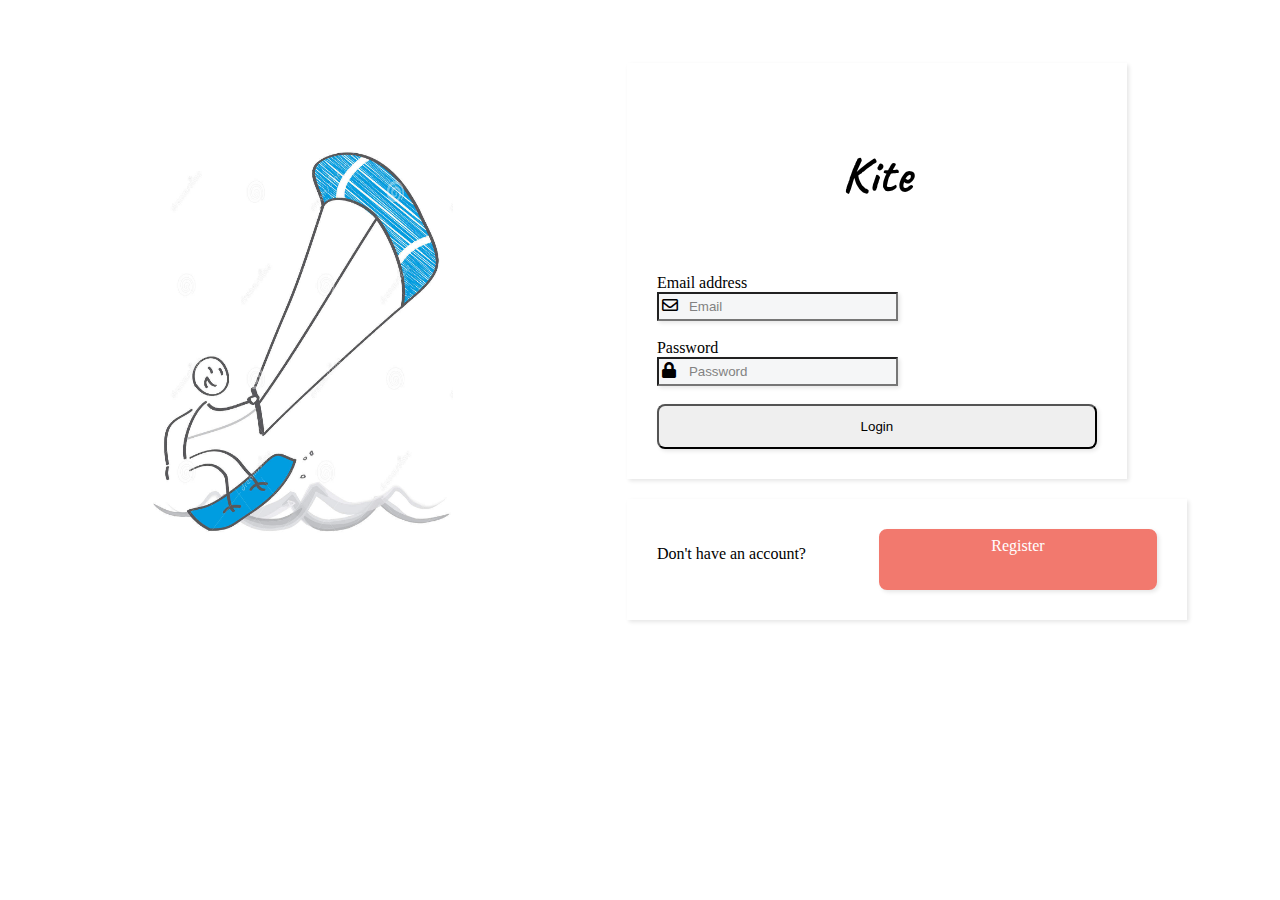
<file: login.html>
<!DOCTYPE html>
<html>

  <head>

    <title>Login</title>
    <link rel="icon" type="image/x-icon" href="favicon.ico">
    <meta name="viewport" content="width=device-width, initial-scale=1">
    <link rel="stylesheet" href="login.css">
    <link rel="stylesheet" href="https://cdnjs.cloudflare.com/ajax/libs/font-awesome/5.15.4/css/all.min.css" crossorigin="anonymous"/>
    <link href="https://cdn.jsdelivr.net/npm/bootstrap@5.3.0-alpha3/dist/css/bootstrap.min.css" rel="stylesheet" integrity="sha384-KK94CHFLLe+nY2dmCWGMq91rCGa5gtU4mk92HdvYe+M/SXH301p5ILy+dN9+nJOZ" crossorigin="anonymous">
    <link href="https://fonts.googleapis.com/css?family=Caveat" rel="stylesheet">

  </head>

  <body>

    <div class="loginContainer">

      <div class="logo">
        <img src="KiteLogo.PNG" alt="Kite Logo" id="logoImage">
      </div>
          
      <div class="loginRegisterContainer">

        <div class="form">

          <h3>Kite</h3>
          
          <br>
          
          <div class="form-group">
            <label>Email address</label>
            <i class="far fa-envelope"></i>
            <input type="email" class="form-control" id="email" placeholder="Email">
            <small class="text-danger" id="emailValidation"></small>
          </div>
              
          <br>
              
          <div class="form-group">
            <label>Password</label>
            <i class="fas fa-lock"></i>
            <input type="password" class="form-control" id="password" placeholder="Password">
            <small class="text-danger" id="passwordValidation"></small>
          </div>
              
          <br>
              
          <button type="submit" class="btn btn-primary" id="login" onclick="login()">Login</button>
              
        </div>
          
        <div class="register">
          <p>Don't have an account?</p>
          <a href="register.html" class="registerButton">Register</a>
        </div>
              
      </div>
          
    </div>

    <script src="login.js"></script>

  </body>

</html>
</file>
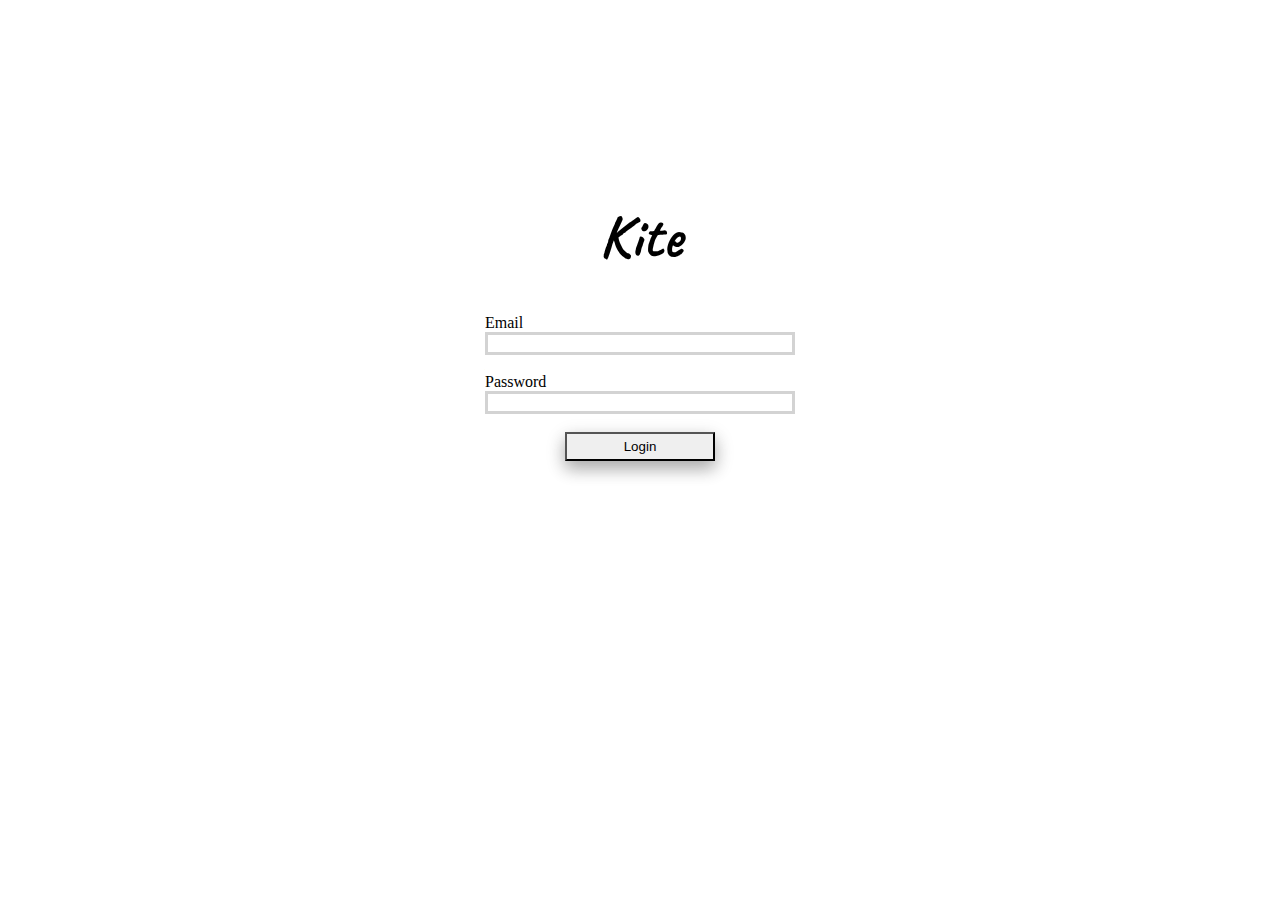
<file: loginIndex.html>
<!DOCTYPE html>
<html>
    <head>
        <title>Login</title>
        <link href="https://fonts.googleapis.com/css?family=Caveat" rel="stylesheet">
        <link href="https://cdn.jsdelivr.net/npm/bootstrap@5.1.3/dist/css/bootstrap.min.css" rel="stylesheet" integrity="sha384-1BmE4kWBq78iYhFldvKuhfTAU6auU8tT94WrHftjDbrCEXSU1oBoqyl2QvZ6jIW3" crossorigin="anonymous">
        <link rel="stylesheet" href="loginStylesheet.css">
    </head>
    <body>
        <div class="container">
        <h1>Kite</h1>
        <form>
            <label for="text">Email</label>
            <br>
            <input type="email" id="email" required>
            <br><br>
            <label for="text">Password</label>
            <br>
            <input type="password" id="password" required>
        </form>
        <br>
        <button type="submit" class="btn btn-primary" id="submit" onclick="login()">Login</button>
        </div>
        <script type="text/javascript" src="loginScript.js"></script>
    </body>
</html>
</file>
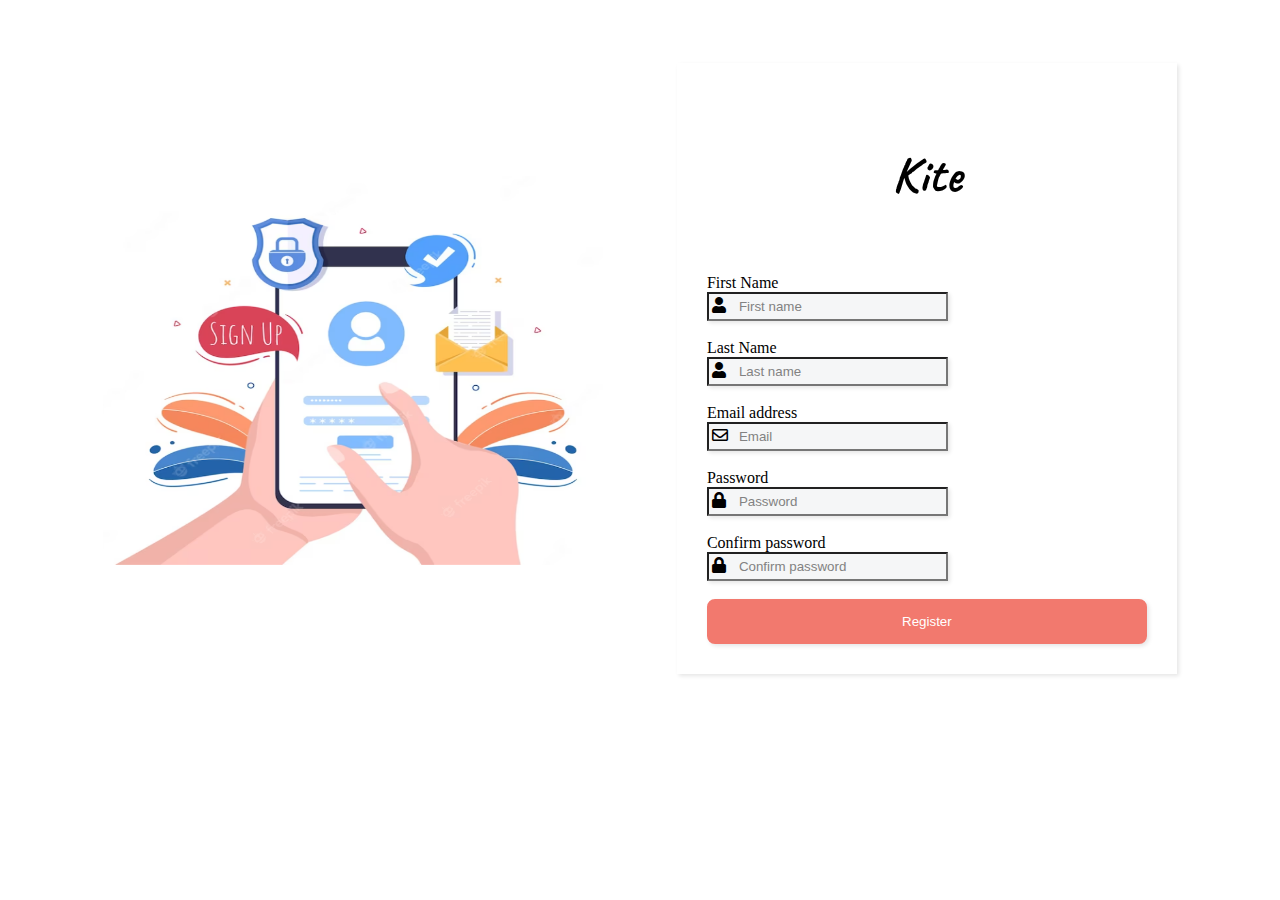
<file: register.html>
<!DOCTYPE html>
<html>

  <head>

    <title>Registration</title>
    <link rel="icon" type="image/x-icon" href="favicon.ico">
    <meta name="viewport" content="width=device-width, initial-scale=1">
    <link rel="stylesheet" href="register.css">
    <link rel="stylesheet" href="https://cdnjs.cloudflare.com/ajax/libs/font-awesome/5.15.4/css/all.min.css" crossorigin="anonymous"/>
    <link href="https://cdn.jsdelivr.net/npm/bootstrap@5.3.0-alpha3/dist/css/bootstrap.min.css" rel="stylesheet" integrity="sha384-KK94CHFLLe+nY2dmCWGMq91rCGa5gtU4mk92HdvYe+M/SXH301p5ILy+dN9+nJOZ" crossorigin="anonymous">
    <link href="https://fonts.googleapis.com/css?family=Caveat" rel="stylesheet">

  </head>

  <body>

    <div class="registerContainer">

      <div class="logo">
        <img src="registrationLogo.PNG" alt="Registration Logo" id="logoImage">
      </div>
          
      <div class="registerForm">
          
        <div class="form">
          
          <h3>Kite</h3>
          
          <br>
          
          <div class="form-group">
            <label>First Name</label>
            <i class="fas fa-user"></i>
            <input type="text" class="form-control" id="firstname" placeholder="First name">
            <small class="text-danger" id="firstNameValidation"></small>
          </div>
          
          <br>
          
          <div class="form-group">
            <label>Last Name</label>
            <i class="fas fa-user"></i>
            <input type="text" class="form-control" id="lastname" placeholder="Last name">
            <small class="text-danger" id="lastNameValidation"></small>
          </div>
          
          <br>
          
          <div class="form-group">
            <label>Email address</label>
            <i class="far fa-envelope"></i>
            <input type="email" class="form-control" id="email" placeholder="Email">
            <small class="text-danger" id="emailValidation"></small>
          </div>
          
          <br>
          
          <div class="form-group">
            <label>Password</label>
            <i class="fas fa-lock"></i>
            <input type="password" class="form-control" id="password" placeholder="Password">
            <small class="text-danger" id="passwordValidation"></small>
          </div>

          <br>

          <div class="form-group">
            <label>Confirm password</label>
            <i class="fas fa-lock"></i>
            <input type="password" class="form-control" id="confirmPassword" placeholder="Confirm password">
            <small class="text-danger" id="passwordConfirmationValidation"></small>
          </div>
          
          <br>
          
          <button type="submit" class="registerButton" onclick="register()">Register</button>
          
        </div>
          
      </div>
            
    </div>

    <script src="register.js"></script>
          
  </body>

</html>
</file>
<file: login.css>
.loginContainer{
    display: flex;
    flex-direction: row;
    justify-content: space-around;
    align-items: center;
    gap: 100px;
}

.loginRegisterContainer{
    display: flex;
    flex-direction: column;
    justify-content: center;
    gap: 20px;
}

#logoImage{
    width: 300px;
    height: 400px;
}

h3{
    font-family: 'Caveat';
    text-align: center;
    font-size: 50px;
}

.form{
    padding: 30px;
    box-shadow: 2px 2px 4px rgba(0, 0, 0, 0.1);
}

label{
    display: block;
}

.form div{
    position: relative;
}

.form div input{
    background-color: #F5F6F7;
    padding: 5px 30px;
    box-shadow: 2px 2px 4px rgba(0, 0, 0, 0.1);
}

input:focus{
    border: 2px solid #0d6efd;
}


.form div i{
    position: absolute;
    padding: 5px;
    
}

::placeholder{
    color:#828282;
}

.btn-primary{
    width: 100%;
    height: 45px;
    border-radius: 8px;
    box-shadow: 2px 2px 4px rgba(0, 0, 0, 0.1);
    cursor: pointer;
    transition: all 0.1s ease;
}

.btn-primary:hover{
    opacity: 0.8;
}

.register{
    padding: 30px;
    display: flex;
    flex-direction: row;
    justify-content: space-between;
    box-shadow: 2px 2px 4px rgba(0, 0, 0, 0.1);
}

.registerButton{
    width: 50%;
    height: 45px;
    padding: 6px 12px;
    color: #fff;
    background-color: #f2796e;
    border: 2px solid #f2796e;
    border-radius: 8px;
    box-shadow: 2px 2px 4px rgba(0, 0, 0, 0.1);
    cursor: pointer;
    transition: all 0.1s ease;
    text-align: center;
    text-decoration: none;
}

.registerButton:hover{
    background-color: #f2796e;
    border: 2px solid #f2796e;
    color: #fff;
    opacity: 0.8;
}


@media only screen and (min-width: 300px) and (max-width: 600px){

    .loginContainer{
        margin: 50px 35px;
        align-content: center;
        gap: 5px;
    }

    .logo{
        display: none;
    }

    .form{
        box-shadow: none;
    }

    .register{
        display: flex;
        align-items: center;
        border-top: 1px solid lightgray;
        box-shadow: none;
    }

    p{
        margin: 0;
    }

    .registerButton{
        width: 30%;
        background-color: white;
        color: #f2796e;
        font-weight: bold;
        border: none;
        box-shadow: none;
    }

}


@media only screen and (min-width: 601px) and (max-width: 900px){
    
    .loginContainer{
        margin: 70px 35px;
        align-content: center;
        gap: 5px;
    }

    .logo{
        display: none;
    }

    .loginRegisterContainer{
        width: 80%;
    }

    h3{
        font-size: 60px;
    }

    .form{
        box-shadow: none;
        border: 1px solid lightgray;
    }

    .form div input{
        box-shadow: none;
    }

    .register{
        display: flex;
        align-items: center;
        justify-content: space-around;
        border: 1px solid lightgray;
        box-shadow: none;
    }

    p{
        margin: 0;
    }

    .registerButton{
        width: 30%;
        background-color: white;
        color: #f2796e;
        font-weight: bold;
        border: none;
        box-shadow: none;
    }

}

@media only screen and (min-width: 901px) and (max-width: 1200px){

    .loginContainer{
        margin: 20% 5%;
        gap: 10px;
    }

    #logoImage{
        width: 250px;
        height: 400px;
    }

    .loginRegisterContainer{
        width: 55%;
    }
}

@media only screen and (min-width: 1201px){

    .loginContainer{
        margin: 5% 5%;
        gap: 10px;
    }

    .loginRegisterContainer{
        width: 500px;
    }

    .register{
        width: 500px;
    }
}
</file>
<file: loginStylesheet.css>
.container {
    box-sizing: border-box;
    display: flex;
    flex-direction: column;
    align-items: center;
    padding: 150px 0;
}

h1 {
    font-family: 'Caveat';
    font-size: 60px;
}

#email {
    width: 300px;
    border: 3px solid lightgrey;
}

#password {
    width: 300px;
    border: 3px solid lightgrey;
}

.btn {
    padding: 5px 10px;
    width: 150px;
    box-shadow: 0 8px 16px 0 rgba(0,0,0,0.2), 0 6px 20px 0 rgba(0,0,0,0.19);
    border-radius:0%
}
</file>
<file: register.css>
.registerContainer{
    display: flex;
    flex-direction: row;
    justify-content: space-around;
    align-items: center;
}

#logoImage{
    width: 500px;
    height: 400px;
}

h3{
    font-family: 'Caveat';
    text-align: center;
    font-size: 50px;
}

.form{
    padding: 30px;
    box-shadow: 2px 2px 4px rgba(0, 0, 0, 0.1);
}

label{
    display: block;
}

.form div{
    position: relative;
}

.form div input{
    padding: 5px 30px;
    background-color: #F5F6F7;
    box-shadow: 2px 2px 4px rgba(0, 0, 0, 0.1);
}

input:focus{
    border: 2px solid #f2796e;
}

.form div i{
    position: absolute;
    padding: 5px;
}

::placeholder{
    color:#828282;
}

.registerButton{
    width: 100%;
    height: 45px;
    color: #fff;
    background-color: #f2796e;
    border: 2px solid #f2796e;
    border-radius: 8px;
    box-shadow: 2px 2px 4px rgba(0, 0, 0, 0.1);
    cursor: pointer;
    transition: all 0.1s ease;
}

.registerButton:hover{
    background-color: #f2796e;
    border: 2px solid #f2796e;
    opacity: 0.8;
    color: #fff;
}

@media only screen and (min-width: 300px) and (max-width: 600px){

    .registerContainer{
        margin: 50px 35px;
        align-content: center;
        gap: 5px;
    }

    .logo{
        display: none;
    }

    form{
        box-shadow: none;
    }

}


@media only screen and (min-width: 601px) and (max-width: 900px){

    .registerContainer{
        margin: 70px 35px;
        align-content: center;
        gap: 5px;
    }

    .logo{
        display: none;
    }

    .registerForm{
        width: 80%;
    }

    h3{
        font-size: 60px;
    }

    .form{
        border: 1px solid lightgray;
        box-shadow: none;
    }

    .form div input{
        box-shadow: none;
    }
   
}

@media only screen and (min-width: 901px) and (max-width: 1200px){

    .registerContainer{
        margin: 5% 5%;
        gap: 10px;
    }

    #logoImage{
        width: 250px;
        height: 400px;
    }

    .registerForm{
        width: 55%;
    }
}

@media only screen and (min-width: 1201px){

    .registerContainer{
        margin: 5% 5%;
        gap: 10px;
    }

    .registerForm{
        width: 500px;
    }
}
</file>
